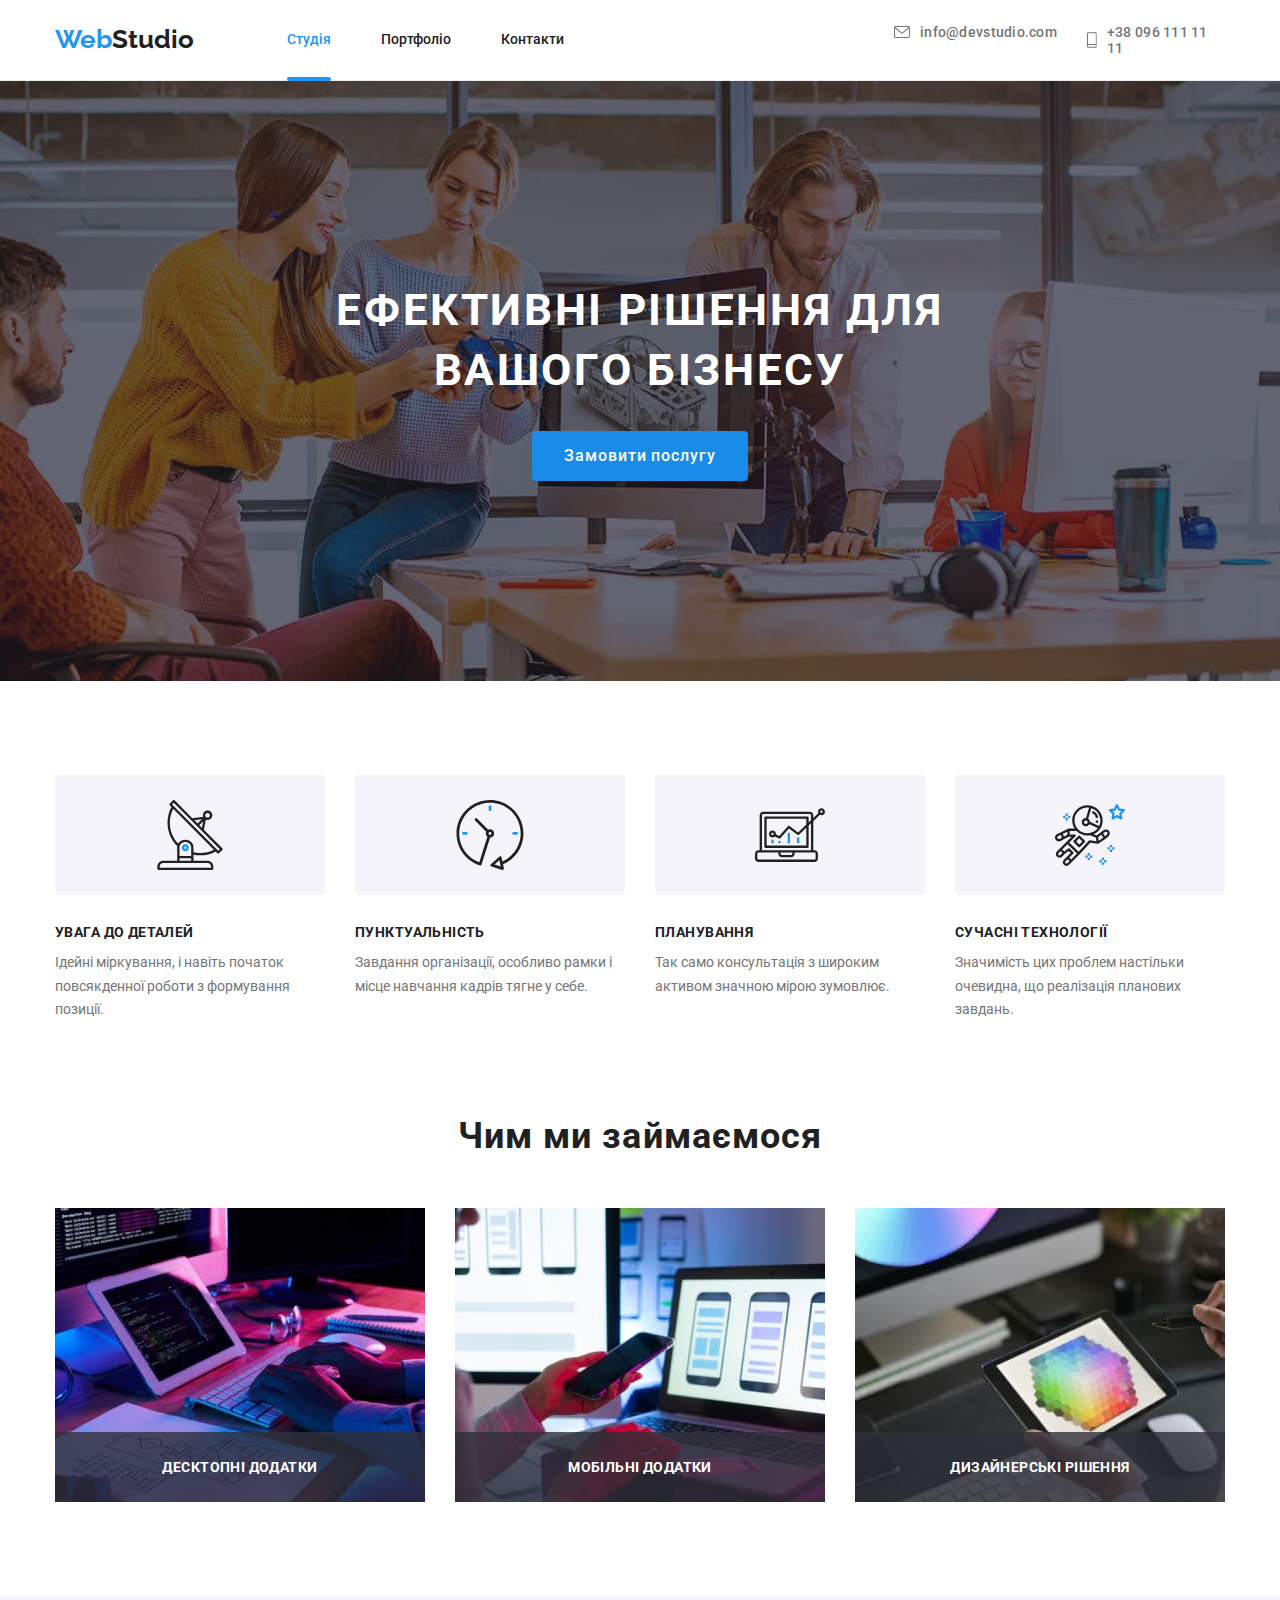
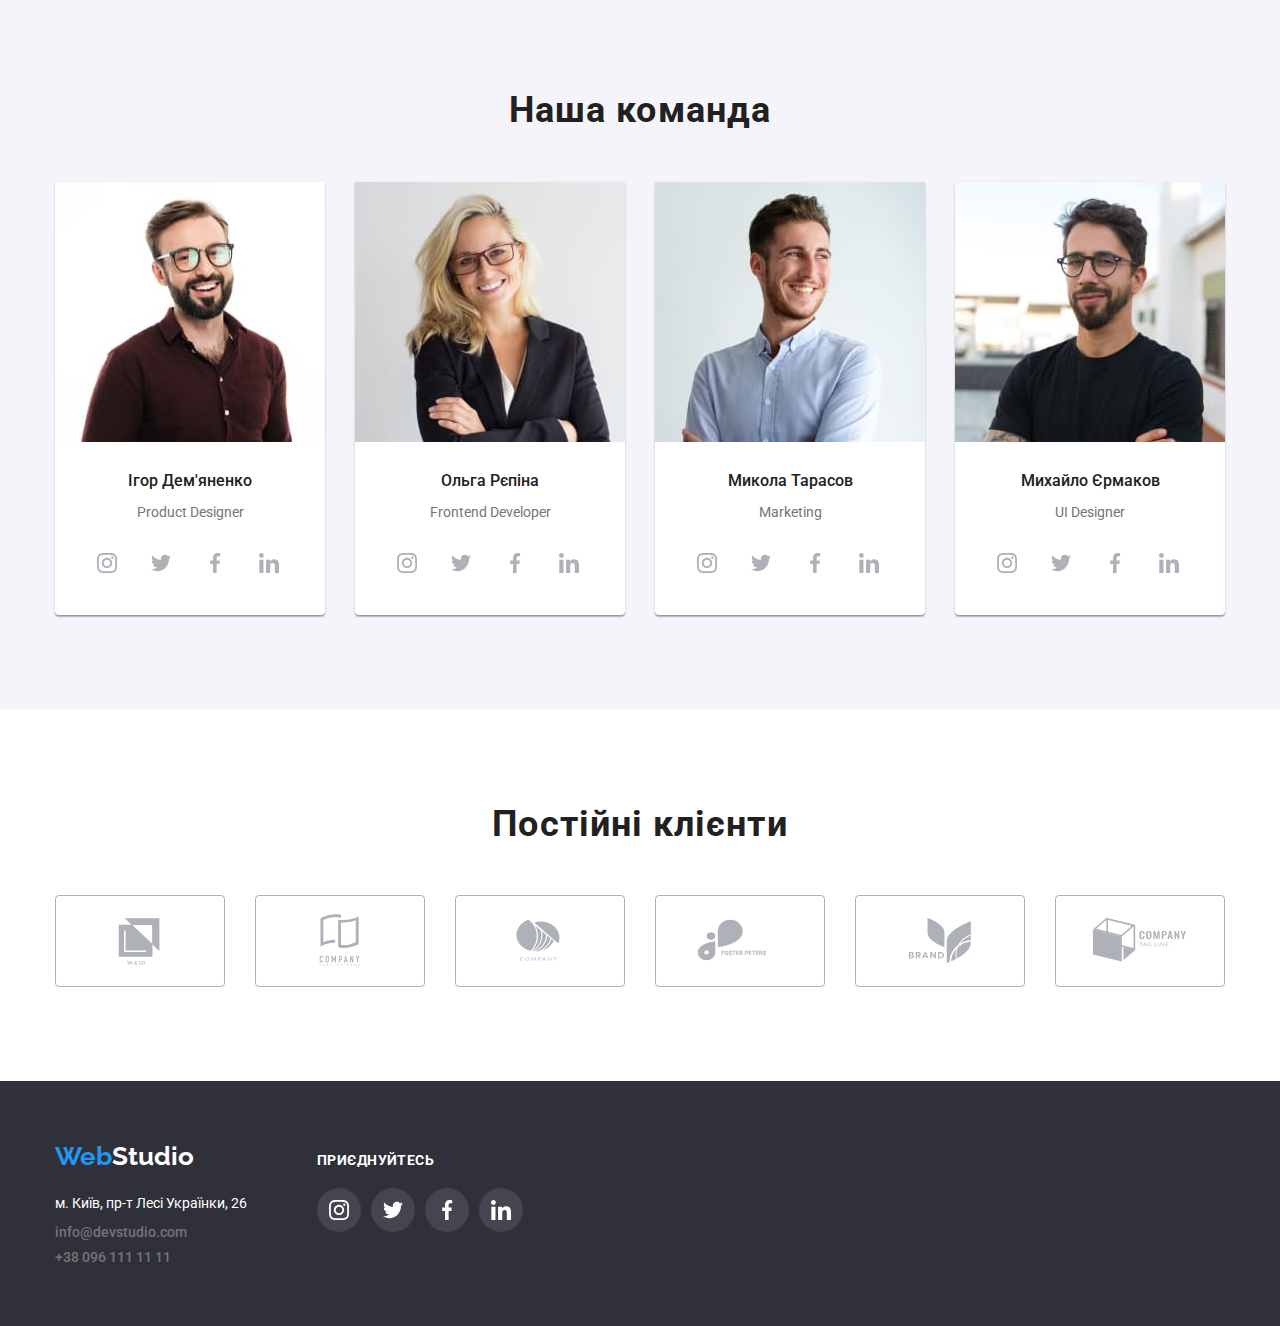
<file: index.html>
<!DOCTYPE html>
<html lang="uk">
  <head>
    <meta charset="UTF-8" />
    <meta http-equiv="X-UA-Compatible" content="IE=edge" />
    <meta name="viewport" content="width=device-width, initial-scale=1.0" />
    <link rel="preconnect" href="https://fonts.googleapis.com" />
    <link rel="preconnect" href="https://fonts.gstatic.com" crossorigin />
    <link
      href="https://fonts.googleapis.com/css2?family=Raleway:wght@700&family=Roboto:wght@400;500;700;900&display=swap"
      rel="stylesheet"
    />
    <link
      rel="stylesheet"
      href="https://cdnjs.cloudflare.com/ajax/libs/modern-normalize/1.1.0/modern-normalize.min.css"
    />
    <link rel="stylesheet" href="./css/styles.css" />
    <title>Studia</title>
  </head>
  <body>
    <header class="header">
      <div class="container header-container">
        <nav class="header-list">
          <a class="logo" href="./index.html"
            ><span>Web</span><span>Studio</span>
          </a>
          <ul class="block-style header-nav">
            <li>
              <a class="link nav-link active" href="#">Студія</a>
            </li>
            <li>
              <a class="link nav-link" href="./portfolio.html">Портфоліо</a>
            </li>
            <li>
              <a class="link nav-link" href="#">Контакти</a>
            </li>
          </ul>
        </nav>
        <ul class="contacts block-style">
          <li>
            <a class="contact-link" href="mailto:info@devstudio.com"
              ><svg class="icon-header" width="16" height="12">
                <use href="./images/icons.svg#icon-mail"></use>
              </svg>
              info@devstudio.com
            </a>
          </li>
          <li>
            <a class="contact-link" href="tel:+380961111111"
              ><svg class="icon-header" width="10" height="16">
                <use href="./images/icons.svg#icon-tell"></use>
              </svg>
              +38 096 111 11 11
            </a>
          </li>
        </ul>
      </div>
    </header>
    <main>
      <!-- section1 -->
      <section class="section-hero">
        <div class="container">
          <h1>Ефективні рішення для вашого бізнесу</h1>
          <button class="main-button" type="button" data-modal-open>
            Замовити послугу
          </button>
        </div>
      </section>
      <!-- section2 -->
      <section class="section-advantage">
        <div class="container">
          <h2 class="visually-hidden">Наші переваги</h2>
          <ul class="block-style">
            <li class="advantage-item">
              <div class="advantage-background">
                <svg width="70px" height="70px">
                  <use href="./images/icons.svg#icon-antenna"></use>
                </svg>
              </div>
              <h3>Увага до деталей</h3>
              <p class="text-description">
                Ідейні міркування, і навіть початок повсякденної роботи з
                формування позиції.
              </p>
            </li>
            <li class="advantage-item">
              <div class="advantage-background">
                <svg width="70px" height="70px">
                  <use href="./images/icons.svg#icon-clock"></use>
                </svg>
              </div>
              <h3>Пунктуальність</h3>
              <p class="text-description">
                Завдання організації, особливо рамки і місце навчання кадрів
                тягне у себе.
              </p>
            </li>
            <li class="advantage-item">
              <div class="advantage-background">
                <svg width="70px" height="70px">
                  <use href="./images/icons.svg#icon-diagram"></use>
                </svg>
              </div>
              <h3>Планування</h3>
              <p class="text-description">
                Так само консультація з широким активом значною мірою зумовлює.
              </p>
            </li>
            <li class="advantage-item">
              <div class="advantage-background">
                <svg width="70px" height="70px">
                  <use href="./images/icons.svg#icon-astronaut"></use>
                </svg>
              </div>
              <h3>Сучасні технології</h3>
              <p class="text-description">
                Значимість цих проблем настільки очевидна, що реалізація
                планових завдань.
              </p>
            </li>
          </ul>
        </div>
      </section>
      <!-- section3 -->
      <section class="employment-section">
        <div class="container">
          <h2 class="text-title">Чим ми займаємося</h2>
          <ul class="block-style employment-photo">
            <li>
              <img
                src="./images/section3/box1.jpg"
                alt="Розробник пише код"
                width="370"
              />
              <p class="photo-text">Десктопні додатки</p>
            </li>
            <li>
              <img
                src="./images/section3/box2.jpg"
                alt="Піключає телефон до комп'ютера"
                width="370"
              />
              <p class="photo-text">Мобільні додатки</p>
            </li>
            <li>
              <img
                src="./images/section3/box3.jpg"
                alt="Малює на планшеті"
                width="370"
              />
              <p class="photo-text">Дизайнерські рішення</p>
            </li>
          </ul>
        </div>
      </section>
      <!-- section4 -->
      <section class="section-team section-padding">
        <div class="container">
          <h2 class="text-title">Наша команда</h2>
          <ul class="block-style team-list">
            <li class="team-item">
              <img
                src="./images/section4/product-designer.jpg"
                alt="Фото дизайнера продукту"
                width="270"
              />
              <div class="team-text">
                <h3>Ігор Дем'яненко</h3>
                <p class="text-description">Product Designer</p>
                <ul class="net-list block-style">
                  <li>
                    <a href="" class="net-link">
                      <svg class="net-icon" width="20" height="20">
                        <use href="./images/icons.svg#icon-instagram"></use>
                      </svg>
                    </a>
                  </li>
                  <li>
                    <a href="" class="net-link">
                      <svg class="net-icon" width="20" height="20">
                        <use href="./images/icons.svg#icon-twitter"></use>
                      </svg>
                    </a>
                  </li>
                  <li>
                    <a href="" class="net-link">
                      <svg class="net-icon" width="20" height="20">
                        <use href="./images/icons.svg#icon-facebook"></use>
                      </svg>
                    </a>
                  </li>
                  <li>
                    <a href="" class="net-link">
                      <svg class="net-icon" width="20" height="20">
                        <use href="./images/icons.svg#icon-linkedin"></use>
                      </svg>
                    </a>
                  </li>
                </ul>
              </div>
            </li>
            <li class="team-item">
              <img
                src="./images/section4/fronted-develeper.jpg"
                alt="Фото фронтед розробника"
                width="270"
              />
              <div class="team-text">
                <h3>Ольга Рєпіна</h3>
                <p class="text-description">Frontend Developer</p>
                <ul class="net-list block-style">
                  <li>
                    <a href="" class="net-link">
                      <svg class="net-icon" width="20" height="20">
                        <use href="./images/icons.svg#icon-instagram"></use>
                      </svg>
                    </a>
                  </li>
                  <li>
                    <a href="" class="net-link">
                      <svg class="net-icon" width="20" height="20">
                        <use href="./images/icons.svg#icon-twitter"></use>
                      </svg>
                    </a>
                  </li>
                  <li>
                    <a href="" class="net-link">
                      <svg class="net-icon" width="20" height="20">
                        <use href="./images/icons.svg#icon-facebook"></use>
                      </svg>
                    </a>
                  </li>
                  <li>
                    <a href="" class="net-link">
                      <svg class="net-icon" width="20" height="20">
                        <use href="./images/icons.svg#icon-linkedin"></use>
                      </svg>
                    </a>
                  </li>
                </ul>
              </div>
            </li>
            <li class="team-item">
              <img
                src="./images/section4/marketing.jpg"
                alt="Фото маркетолога"
                width="270"
              />
              <div class="team-text">
                <h3>Микола Тарасов</h3>
                <p class="text-description">Marketing</p>
                <ul class="net-list block-style">
                  <li>
                    <a href="" class="net-link">
                      <svg class="net-icon" width="20" height="20">
                        <use href="./images/icons.svg#icon-instagram"></use>
                      </svg>
                    </a>
                  </li>
                  <li>
                    <a href="" class="net-link">
                      <svg class="net-icon" width="20" height="20">
                        <use href="./images/icons.svg#icon-twitter"></use>
                      </svg>
                    </a>
                  </li>
                  <li>
                    <a href="" class="net-link">
                      <svg class="net-icon" width="20" height="20">
                        <use href="./images/icons.svg#icon-facebook"></use>
                      </svg>
                    </a>
                  </li>
                  <li>
                    <a href="" class="net-link">
                      <svg class="net-icon" width="20" height="20">
                        <use href="./images/icons.svg#icon-linkedin"></use>
                      </svg>
                    </a>
                  </li>
                </ul>
              </div>
            </li>
            <li class="team-item">
              <img
                src="./images/section4/ui-designer.jpg"
                alt="Фото дизайнера"
                width="270"
              />
              <div class="team-text">
                <h3>Михайло Єрмаков</h3>
                <p class="text-description">UI Designer</p>
                <ul class="net-list block-style">
                  <li>
                    <a href="" class="net-link">
                      <svg class="net-icon" width="20" height="20">
                        <use href="./images/icons.svg#icon-instagram"></use>
                      </svg>
                    </a>
                  </li>
                  <li>
                    <a href="" class="net-link">
                      <svg class="net-icon" width="20" height="20">
                        <use href="./images/icons.svg#icon-twitter"></use>
                      </svg>
                    </a>
                  </li>
                  <li>
                    <a href="" class="net-link">
                      <svg class="net-icon" width="20" height="20">
                        <use href="./images/icons.svg#icon-facebook"></use>
                      </svg>
                    </a>
                  </li>
                  <li>
                    <a href="" class="net-link">
                      <svg class="net-icon" width="20" height="20">
                        <use href="./images/icons.svg#icon-linkedin"></use>
                      </svg>
                    </a>
                  </li>
                </ul>
              </div>
            </li>
          </ul>
        </div>
      </section>
      <!-- section5 -->
      <section class="section-client">
        <div class="container">
          <h2 class="clients-title">Постійні клієнти</h2>
          <ul class="clients-list block-style">
            <li>
              <a href="#" class="clients-link">
                <svg class="clients-icon" width="106px" height="60px">
                  <use href="./images/icons.svg#icon-ya-co"></use>
                </svg>
              </a>
            </li>
            <li>
              <a href="#" class="clients-link">
                <svg class="clients-icon" width="106px" height="60px">
                  <use href="./images/icons.svg#icon-tagline-here"></use>
                </svg>
              </a>
            </li>
            <li>
              <a href="#" class="clients-link">
                <svg class="clients-icon" width="106px" height="60px">
                  <use href="./images/icons.svg#icon-company"></use>
                </svg>
              </a>
            </li>
            <li>
              <a href="#" class="clients-link">
                <svg class="clients-icon" width="106px" height="60px">
                  <use href="./images/icons.svg#icon-foster"></use>
                </svg>
              </a>
            </li>
            <li>
              <a href="#" class="clients-link">
                <svg class="clients-icon" width="106px" height="60px">
                  <use href="./images/icons.svg#icon-brand"></use>
                </svg>
              </a>
            </li>
            <li>
              <a href="#" class="clients-link">
                <svg class="clients-icon" width="106px" height="60px">
                  <use href="./images/icons.svg#icon-tag-line"></use>
                </svg>
              </a>
            </li>
          </ul>
        </div>
      </section>
    </main>
    <!-- footer -->
    <footer class="footer">
      <div class="container footer-box">
        <div class="address-box">
          <a class="logo" href="./index.html">
            <span>Web</span><span>Studio</span>
          </a>
          <address class="address">
            <ul class="block-style footer-contacts">
              <li class="footer-link">
                <a
                  class="link address-link-white"
                  href="https://www.google.com.ua/maps/search/%D0%BC.+%D0%9A%D0%B8%D1%97%D0%B2,+%D0%BF%D1%80-%D1%82+%D0%9B%D0%B5%D1%81%D1%96+%D0%A3%D0%BA%D1%80%D0%B0%D1%97%D0%BD%D0%BA%D0%B8,+26/@50.4265807,30.5361971,17z?hl"
                  target="_blank"
                  rel="noopener noreferrer nofollow"
                  >м. Київ, пр-т Лесі Українки, 26</a
                >
              </li>
              <li>
                <a class="contact-link-footer" href="mailto:info@devstudio.com"
                  >info@devstudio.com</a
                >
              </li>
              <li>
                <a class="contact-link-footer" href="tel:+380961111111"
                  >+38 096 111 11 11</a
                >
              </li>
            </ul>
          </address>
        </div>
        <div class="footer-soc-link">
          <p class="soc-title">Приєднуйтесь</p>
          <ul class="block-style footer-icon-list">
            <li>
              <a href="" class="net-link-footer">
                <svg class="net-icon-footer" width="20" height="20">
                  <use href="./images/icons.svg#icon-instagram"></use>
                </svg>
              </a>
            </li>
            <li>
              <a href="" class="net-link-footer">
                <svg class="net-icon-footer" width="20" height="20">
                  <use href="./images/icons.svg#icon-twitter"></use>
                </svg>
              </a>
            </li>
            <li>
              <a href="" class="net-link-footer">
                <svg class="net-icon-footer" width="20" height="20">
                  <use href="./images/icons.svg#icon-facebook"></use>
                </svg>
              </a>
            </li>
            <li>
              <a href="" class="net-link-footer">
                <svg class="net-icon-footer" width="20" height="20">
                  <use href="./images/icons.svg#icon-linkedin"></use>
                </svg>
              </a>
            </li>
          </ul>
        </div>
      </div>
    </footer>
    <div class="backdrop is-hidden" data-modal>
      <div class="modal">
        <button class="modal-close-button" type="button" data-modal-close>
          <svg class="icon-close-button">
            <use href="./images/icons.svg#icon-close-button"></use>
          </svg>
        </button>
      </div>
    </div>
    <script src="./js/modal.js"></script>
  </body>
</html>
<html></html>
</file>
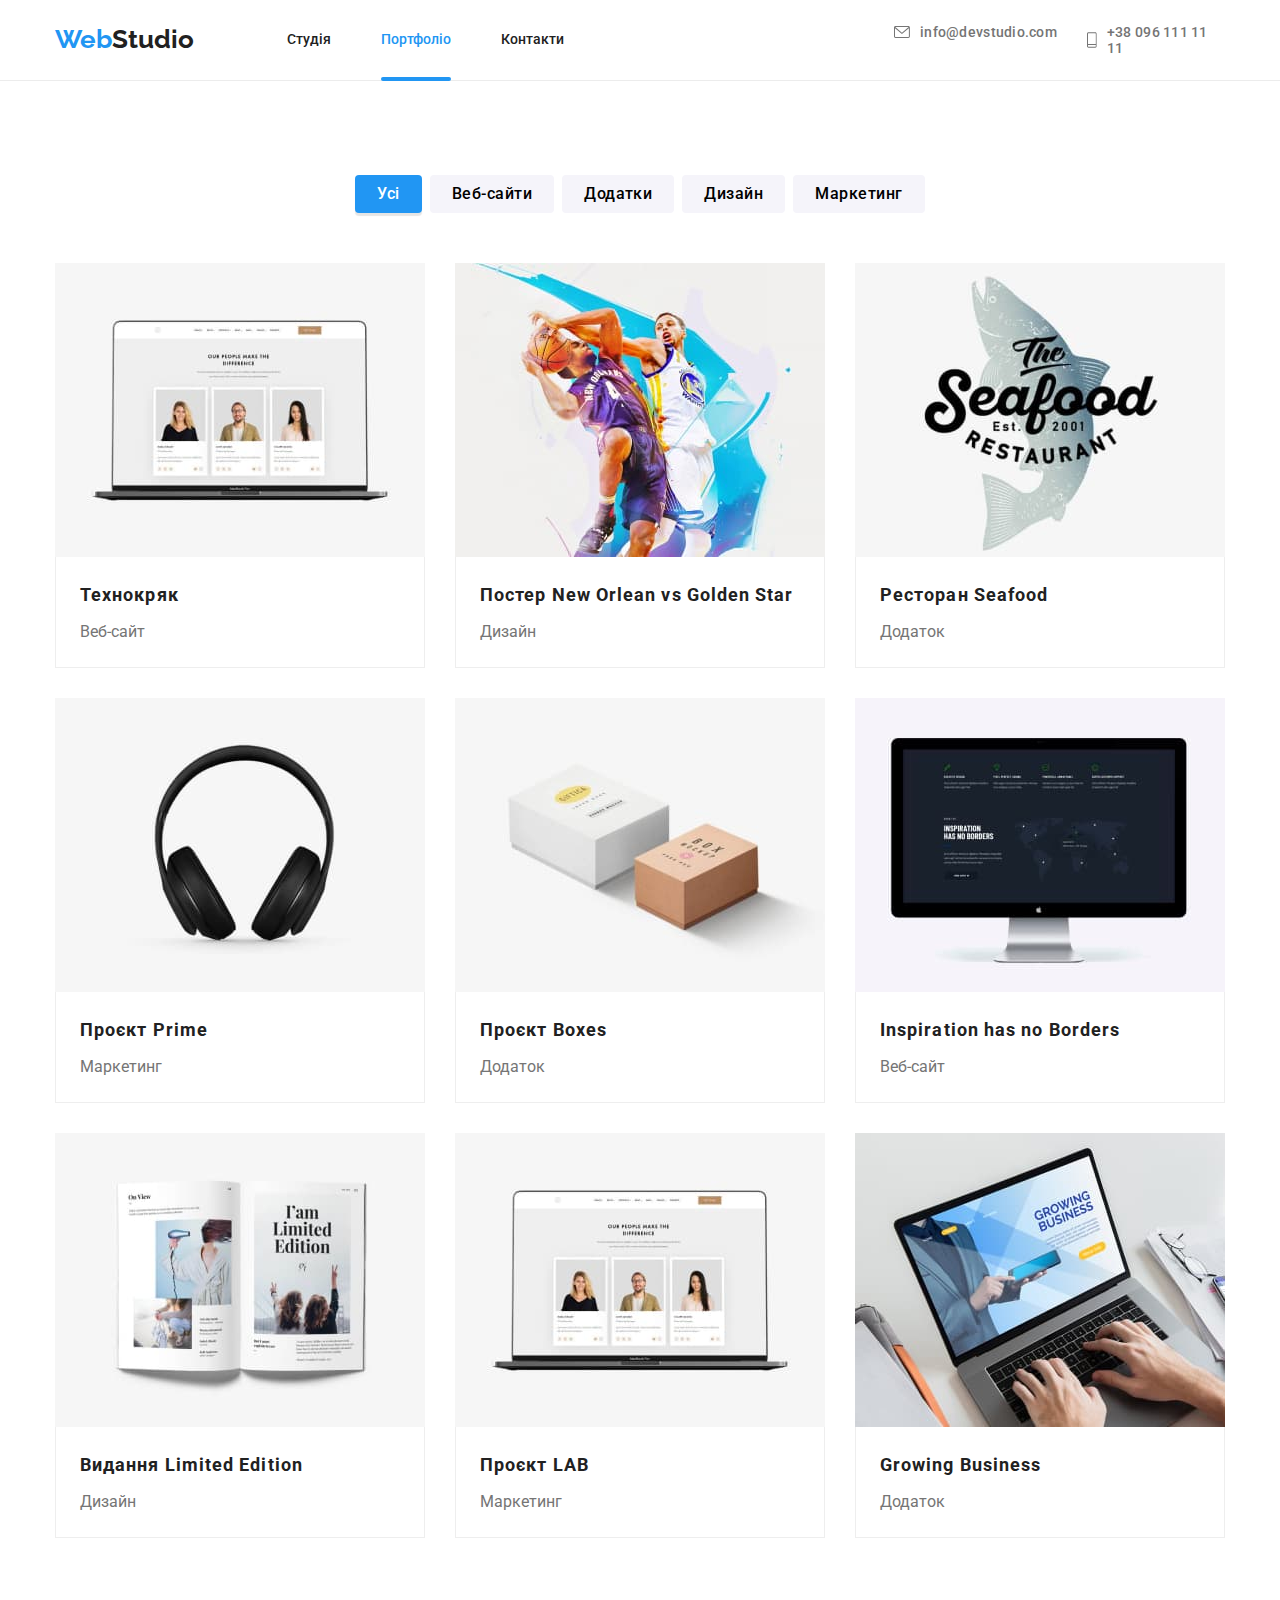
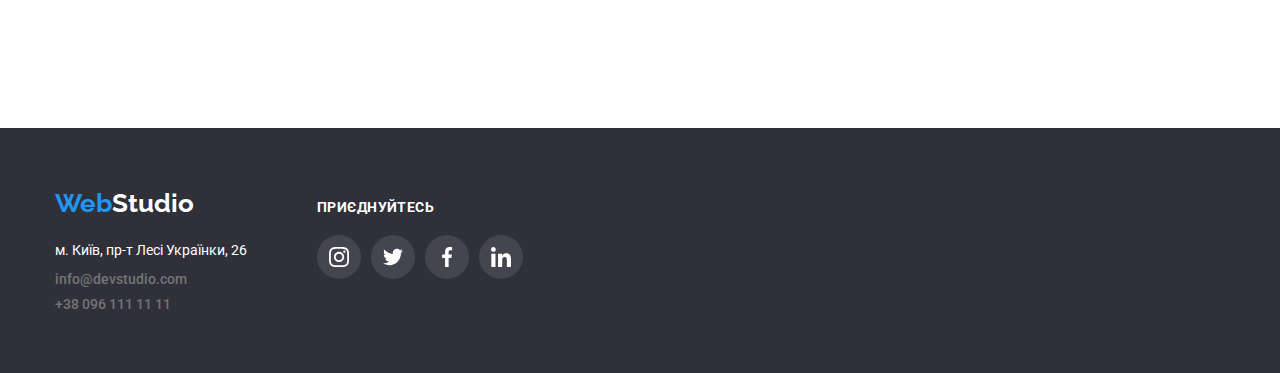
<file: portfolio.html>
<!DOCTYPE html>
<html lang="en">
  <head>
    <meta charset="UTF-8" />
    <meta http-equiv="X-UA-Compatible" content="IE=edge" />
    <meta name="viewport" content="width=device-width, initial-scale=1.0" />
    <link rel="preconnect" href="https://fonts.googleapis.com" />
    <link rel="preconnect" href="https://fonts.gstatic.com" crossorigin />
    <link
      href="https://fonts.googleapis.com/css2?family=Raleway:wght@700&family=Roboto:wght@400;500;700;900&display=swap"
      rel="stylesheet"
    />
    <link
      rel="stylesheet"
      href="https://cdnjs.cloudflare.com/ajax/libs/modern-normalize/1.1.0/modern-normalize.min.css"
    />
    <link rel="stylesheet" href="./css/styles.css" />
    <title>Portfolio</title>
  </head>
  <body>
    <header class="header">
      <div class="container header-container">
        <nav class="header-list">
          <a class="logo" href="./index.html"
            ><span>Web</span><span>Studio</span>
          </a>
          <ul class="block-style header-nav">
            <li>
              <a class="link nav-link" href="./index.html">Студія</a>
            </li>
            <li>
              <a class="link nav-link active" href="#">Портфоліо</a>
            </li>
            <li>
              <a class="link nav-link" href="#">Контакти</a>
            </li>
          </ul>
        </nav>
        <ul class="contacts block-style">
          <li>
            <a class="contact-link" href="mailto:info@devstudio.com"
              ><svg class="icon-header" width="16" height="12">
                <use href="./images/icons.svg#icon-mail"></use>
              </svg>
              info@devstudio.com
            </a>
          </li>
          <li>
            <a class="contact-link" href="tel:+380961111111"
              ><svg class="icon-header" width="10" height="16">
                <use href="./images/icons.svg#icon-tell"></use>
              </svg>
              +38 096 111 11 11
            </a>
          </li>
        </ul>
      </div>
    </header>
    <main>
      <section class="section-portfolio-button">
        <div class="container">
          <h1 class="visually-hidden">Portfolio</h1>
          <ul class="block-style button-list">
            <li>
              <button class="border-button active" type="button">Усі</button>
            </li>
            <li>
              <button class="border-button" type="button">Веб-сайти</button>
            </li>
            <li>
              <button class="border-button" type="button">Додатки</button>
            </li>
            <li>
              <button class="border-button" type="button">Дизайн</button>
            </li>
            <li>
              <button class="border-button" type="button">Маркетинг</button>
            </li>
          </ul>
          <!-- portfolio -->
          <ul class="block-style proposition-list">
            <li>
              <a class="photo-portfolio" href="#">
                <div class="overlay-container">
                  <img
                    src="./images/portfolio/notepad.jpg"
                    alt="notepad"
                    width="370px"
                  />
                  <div class="overlay">
                    <div class="overlay-item">
                      <p class="card-lebel">
                        Ресурс пропонує комплексні пропозиції з різним рівнем
                        функціоналу та сервісів. Все це дозволить відвідувачу
                        отримати вичерпні відомості про компанію чи приватну
                        особу.
                      </p>
                    </div>
                  </div>
                </div>
                <div class="portfolio-text-container">
                  <h2 class="description-title">Технокряк</h2>
                  <p class="portfolio-description">Веб-сайт</p>
                </div>
              </a>
            </li>
            <li>
              <a class="photo-portfolio" href="#">
                <div class="overlay-container">
                  <img
                    src="./images/portfolio/poster.jpg"
                    alt="Poster New Orlean vs Golden Star"
                    width="370px"
                  />
                  <div class="overlay">
                    <div class="overlay-item">
                      <p class="card-lebel">
                        Ресурс пропонує комплексні пропозиції з різним рівнем
                        функціоналу та сервісів. Все це дозволить відвідувачу
                        отримати вичерпні відомості про компанію чи приватну
                        особу.
                      </p>
                    </div>
                  </div>
                </div>
                <div class="portfolio-text-container">
                  <h2 class="description-title">
                    Постер New Orlean vs Golden Star
                  </h2>
                  <p class="portfolio-description">Дизайн</p>
                </div>
              </a>
            </li>
            <li>
              <a class="photo-portfolio" href="#">
                <div class="overlay-container">
                  <img
                    src="./images/portfolio/restaurant.jpg"
                    alt="Restaurant Seafood"
                    width="370px"
                  />
                  <div class="overlay">
                    <div class="overlay-item">
                      <p class="card-lebel">
                        Ресурс пропонує комплексні пропозиції з різним рівнем
                        функціоналу та сервісів. Все це дозволить відвідувачу
                        отримати вичерпні відомості про компанію чи приватну
                        особу.
                      </p>
                    </div>
                  </div>
                </div>
                <div class="portfolio-text-container">
                  <h2 class="description-title">Ресторан Seafood</h2>
                  <p class="portfolio-description">Додаток</p>
                </div>
              </a>
            </li>
            <li>
              <a class="photo-portfolio" href="#">
                <div class="overlay-container">
                  <img
                    src="./images/portfolio/project-prime.jpg"
                    alt="Project Prime"
                    width="370px"
                  />
                  <div class="overlay">
                    <div class="overlay-item">
                      <p class="card-lebel">
                        Ресурс пропонує комплексні пропозиції з різним рівнем
                        функціоналу та сервісів. Все це дозволить відвідувачу
                        отримати вичерпні відомості про компанію чи приватну
                        особу.
                      </p>
                    </div>
                  </div>
                </div>
                <div class="portfolio-text-container">
                  <h2 class="description-title">Проєкт Prime</h2>
                  <p class="portfolio-description">Маркетинг</p>
                </div>
              </a>
            </li>
            <li>
              <a class="photo-portfolio" href="#">
                <div class="overlay-container">
                  <img
                    src="./images/portfolio/project-boxes.jpg"
                    alt="Project Boxes"
                    width="370px"
                  />
                  <div class="overlay">
                    <div class="overlay-item">
                      <p class="card-lebel">
                        Ресурс пропонує комплексні пропозиції з різним рівнем
                        функціоналу та сервісів. Все це дозволить відвідувачу
                        отримати вичерпні відомості про компанію чи приватну
                        особу.
                      </p>
                    </div>
                  </div>
                </div>
                <div class="portfolio-text-container">
                  <h2 class="description-title">Проєкт Boxes</h2>
                  <p class="portfolio-description">Додаток</p>
                </div>
              </a>
            </li>
            <li>
              <a class="photo-portfolio" href="#">
                <div class="overlay-container">
                  <img
                    src="./images/portfolio/inspiration-borders.jpg"
                    alt="Inspiration has no Borders"
                    width="370px"
                  />
                  <div class="overlay">
                    <div class="overlay-item">
                      <p class="card-lebel">
                        Ресурс пропонує комплексні пропозиції з різним рівнем
                        функціоналу та сервісів. Все це дозволить відвідувачу
                        отримати вичерпні відомості про компанію чи приватну
                        особу.
                      </p>
                    </div>
                  </div>
                </div>
                <div class="portfolio-text-container">
                  <h2 class="description-title">Inspiration has no Borders</h2>
                  <p class="portfolio-description">Веб-сайт</p>
                </div>
              </a>
            </li>
            <li>
              <a class="photo-portfolio" href="#">
                <div class="overlay-container">
                  <img
                    src="./images/portfolio/limited-edition.jpg"
                    alt="Limited Edition"
                    width="370px"
                  />
                  <div class="overlay">
                    <div class="overlay-item">
                      <p class="card-lebel">
                        Ресурс пропонує комплексні пропозиції з різним рівнем
                        функціоналу та сервісів. Все це дозволить відвідувачу
                        отримати вичерпні відомості про компанію чи приватну
                        особу.
                      </p>
                    </div>
                  </div>
                </div>
                <div class="portfolio-text-container">
                  <h2 class="description-title">Видання Limited Edition</h2>
                  <p class="portfolio-description">Дизайн</p>
                </div>
              </a>
            </li>
            <li>
              <a class="photo-portfolio" href="#">
                <div class="overlay-container">
                  <img
                    src="./images/portfolio/notepad.jpg"
                    alt="Project LAB"
                    width="370px"
                  />
                  <div class="overlay">
                    <div class="overlay-item">
                      <p class="card-lebel">
                        Ресурс пропонує комплексні пропозиції з різним рівнем
                        функціоналу та сервісів. Все це дозволить відвідувачу
                        отримати вичерпні відомості про компанію чи приватну
                        особу.
                      </p>
                    </div>
                  </div>
                </div>
                <div class="portfolio-text-container">
                  <h2 class="description-title">Проєкт LAB</h2>
                  <p class="portfolio-description">Маркетинг</p>
                </div>
              </a>
            </li>
            <li>
              <a class="photo-portfolio" href="#">
                <div class="overlay-container">
                  <img
                    src="./images/portfolio/growing-business.jpg"
                    alt="Growing Business"
                    width="370px"
                  />
                  <div class="overlay">
                    <div class="overlay-item">
                      <p class="card-lebel">
                        Ресурс пропонує комплексні пропозиції з різним рівнем
                        функціоналу та сервісів. Все це дозволить відвідувачу
                        отримати вичерпні відомості про компанію чи приватну
                        особу.
                      </p>
                    </div>
                  </div>
                </div>
                <div class="portfolio-text-container">
                  <h2 class="description-title">Growing Business</h2>
                  <p class="portfolio-description">Додаток</p>
                </div>
              </a>
            </li>
          </ul>
        </div>
      </section>
    </main>
    <!-- footer -->
    <footer class="footer">
      <div class="container footer-box">
        <div class="address-box">
          <a class="logo" href="./index.html">
            <span>Web</span><span>Studio</span>
          </a>
          <address class="address">
            <ul class="block-style footer-contacts">
              <li>
                <a
                  class="link address-link-white"
                  href="https://www.google.com.ua/maps/search/%D0%BC.+%D0%9A%D0%B8%D1%97%D0%B2,+%D0%BF%D1%80-%D1%82+%D0%9B%D0%B5%D1%81%D1%96+%D0%A3%D0%BA%D1%80%D0%B0%D1%97%D0%BD%D0%BA%D0%B8,+26/@50.4265807,30.5361971,17z?hl"
                  target="_blank"
                  rel="noopener noreferrer nofollow"
                  >м. Київ, пр-т Лесі Українки, 26</a
                >
              </li>
              <li>
                <a class="contact-link-footer" href="mailto:info@devstudio.com"
                  >info@devstudio.com</a
                >
              </li>
              <li>
                <a class="contact-link-footer" href="tel:+380961111111"
                  >+38 096 111 11 11</a
                >
              </li>
            </ul>
          </address>
        </div>
        <div class="footer-soc-link">
          <p class="soc-title">Приєднуйтесь</p>
          <ul class="block-style footer-icon-list">
            <li>
              <a href="" class="net-link-footer">
                <svg class="net-icon-footer" width="20" height="20">
                  <use href="./images/icons.svg#icon-instagram"></use>
                </svg>
              </a>
            </li>
            <li>
              <a href="" class="net-link-footer">
                <svg class="net-icon-footer" width="20" height="20">
                  <use href="./images/icons.svg#icon-twitter"></use>
                </svg>
              </a>
            </li>
            <li>
              <a href="" class="net-link-footer">
                <svg class="net-icon-footer" width="20" height="20">
                  <use href="./images/icons.svg#icon-facebook"></use>
                </svg>
              </a>
            </li>
            <li>
              <a href="" class="net-link-footer">
                <svg class="net-icon-footer" width="20" height="20">
                  <use href="./images/icons.svg#icon-linkedin"></use>
                </svg>
              </a>
            </li>
          </ul>
        </div>
      </div>
    </footer>
  </body>
</html>
</file>
<file: css/styles.css>
*,
*::before,
*::after {
  box-sizing: border-box;
}
:root {
  --black-text: #212121;
  --background-light-black: #2f303a;
  --description-gray: #757575;
  --title-white: #ffffff;
  --blue: #2196f3;
  --button-hover-dark-blue: #338aab;
  --button-light-blue: #188ce8;
  --icon-background-blue: #2196f3;
  --teamsection-light-white: #f5f4fa;
  --border-header: #ececec;
  --border-list: #eeeeee;
  --soc-icon: #afb1b8;
/* -----------------------rgba----------------------------- */
  --net-link-footer-buckground: rgba(255, 255, 255, 0.1);
  --overley-item-color: rgba(33, 150, 243, 0.9);
  --photo-text-color: rgba(47, 48, 58, 0.8);
  --backdrop-backgroung: rgba(0, 0, 0, 0.2);
}
h1,
h2,
h3,
h4,
h5,
h6,
p,
ul {
  padding: 0;
  margin: 0;
}
img {
  display: block;
  height: auto;
  max-width: 100%;
}

body {
  font-family: "Roboto";
  background-color: var(--title-white);
  color: var(--black-text);
}

/* -----------------------------------Common-------------------------- */
.container {
  width: 1200px;
  padding-left: 15px;
  padding-right: 15px;
  margin: 0 auto;
}

.logo {
  text-decoration: none;
  font-family: "Raleway";
  font-weight: 700;
  font-size: 26px;
  line-height: 1.2;
}
.text-title {
  font-size: 36px;
  line-height: 1.16;
  letter-spacing: 0.03em;
  text-align: center;
  margin-bottom: 50px;
}
.description-title {
  font-size: 18px;
  line-height: 2;
  letter-spacing: 0.06em;
  margin-bottom: 4px;
  color: var(--black-text);
}
p.text-description {
  color: var(--description-gray);
  font-size: 14px;
  line-height: 1.71;
  margin-top: 10px;
}
.visually-hidden {
  position: absolute;
  white-space: nowrap;
  width: 1px;
  height: 1px;
  overflow: hidden;
  border: 0;
  padding: 0;
  clip: rect(0 0 0 0);
  clip-path: inset(50%);
  margin: -1px;
}

a.link {
  text-decoration: none;
  transition-duration: 250ms;
  transition-timing-function: cubic-bezier(0.4, 0, 0.2, 1);
  transition-property: color;
}
a.link:hover, a.link:focus {
  color: var(--blue);
}
a.link.active,
a.link:active {
  color: var(--blue);
  position: relative;
}
a.link.active::after{
  content: '';
  position: absolute;
  display: block;
  bottom: -1px;
  width: 100%;
  height: 4px;
  border-radius: 2px;
  background-color: var(--blue);
}
.nav-link {
  font-weight: 500;
  font-size: 14px;
  line-height: 1.14;
  color: inherit;
  padding: 32px 0;
  display: block;
}
.contact-link {
  font-weight: 500;
  text-decoration: none;
  font-size: 14px;
  line-height: 16px;
  letter-spacing: 0.02em;
  color: var(--description-gray);
  fill: var(--blue);
  display: flex;
  align-items: center;
  justify-content: center;
  gap: 10px;
  transition-property: color;
  transition-duration: 250ms;
  transition-timing-function: cubic-bezier(0.4, 0, 0.2, 1);
}
.contact-link:hover{
  color: var(--blue);
}
.contact-link:hover .icon-header {
  color: var(--blue);
  fill: var(--blue);
}
.icon-header {
  fill: var(--description-gray);
  transition-duration: 250ms;
  transition-timing-function: cubic-bezier(0.4, 0, 0.2, 1);
}
.icon-header:hover{
  fill: var(--blue);
}
.contact-link:focus, .contact-link:focus .icon-header {
  color: var(--blue);
  fill: var(--blue);
}
.icon-header:focus{
  fill: var(--blue);
}

ul.block-style {
  list-style: none;
}
button.main-button {
  background-color: var(--button-light-blue);
  color: var(--title-white);
  border: none;
  border-radius: 4px;
  font-size: 16px;
  text-align: center;
  letter-spacing: 0.06em;
  width: 216px;
  line-height: 3;
  cursor: pointer;
  margin-top: 30px;
  font-weight: 500;
  transition-property: background-color;
  transition-duration: 250ms;
  transition-timing-function: cubic-bezier(0.4, 0, 0.2, 1);
}
button.main-button:hover, button.main-button:focus {
  background-color: var(--button-hover-dark-blue);
}
button.border-button {
  font-weight: 500;
  font-size: 16px;
  line-height: 26px;
  letter-spacing: 0.03em;
  cursor: pointer;
  border: none;
  font-family: inherit;
  background-color: var(--teamsection-light-white);
  padding: 6px 22px;
  border-radius: 4px;
  transition-property: color, background-color;
  transition-duration: 250ms;
  transition-timing-function: cubic-bezier(0.4, 0, 0.2, 1);
}
button.border-button.active {
  background-color: var(--blue);
  color: var(--title-white);
  box-shadow: 0px 3px 1px rgba(0, 0, 0, 0.1);
}
button.border-button:hover {
  background-color: var(--blue);
  color: var(--title-white);
  box-shadow: 0px 3px 1px rgba(0, 0, 0, 0.1);
}
button.border-button:focus {
  background-color: var(--blue);
  color: var(--title-white);
  box-shadow: 0px 3px 1px rgba(0, 0, 0, 0.1);
}
.button-list {
  text-align: center;
  display: flex;
  gap: 8px;
  justify-content: center;
  margin-bottom: 50px;
}

/* -----------------------------------icon-------------------------------- */
.net-list {
  margin-top: 16px;
  display: flex;
  gap: 10px;
}

.net-link {
  width: 44px;
  height: 44px;
  display: flex;
  border-radius: 50%;
  align-items: center;
  justify-content: center;
  transition-property: background-color;
  transition-duration: 250ms;
  transition-timing-function: cubic-bezier(0.4, 0, 0.2, 1);
}
.net-link:hover {
  background-color: var(--icon-background-blue);
}
.net-link:hover .net-icon {
  fill: var(--title-white);
}
.net-icon {
  fill: var(--soc-icon);
  transition-property: fill;
  transition-duration: 250ms;
  transition-timing-function: cubic-bezier(0.4, 0, 0.2, 1);
}


.net-link:focus {
  background-color: var(--icon-background-blue);
}
.net-link:focus .net-icon {
  fill: var(--title-white);
}

.link-icon {
  fill: var(--description-gray);
}
.advantage-background {
  width: 270px;
  height: 120px;
  background-color: var(--teamsection-light-white);
  display: flex;
  justify-content: center;
  align-items: center;
  border-radius: 4px;
  margin-bottom: 30px;
}
/* -----------------------------------Header---------------------------- */
.header {
  border-bottom: 1px solid var(--border-header);
}
.header-container {
  display: flex;
  align-items: center;
  gap: 50px;
}

.header-nav {
  display: flex;
  gap: 50px;
  margin-left: 93px;
}
.header-list {
  display: flex;
}
header .logo {
  color: var(--black-text);
  padding: 24px 0;
  display: block;
}
header .logo > span:first-child {
  color: var(--blue);
}

header .contacts {
  display: flex;
  gap: 30px;
  margin-left: 280px;
}
/*------------------------------------ Main ----------------------------*/
main section.section-hero {
  background-color: var(--background-light-black);
  padding: 200px 0;
  text-align: center;
  background-image: linear-gradient(
      rgba(47, 48, 58, 0.4),
      rgba(47, 48, 58, 0.4)),
    url(../images/hero.jpg);
  background-repeat: no-repeat;
  background-size: 1600px;
  background-position: center;
}
.hero-banner {
  width: 1600px;
  height: 600px;
}
main section.section-hero h1 {
  width: 700px;
  margin-left: auto;
  margin-right: auto;
  color: var(--title-white);
  font-size: 44px;
  line-height: 1.36;
  text-transform: uppercase;
  letter-spacing: 0.06em;
  border: none;
}
main section.section-hero ul {
  color: var(--black-text);
}

.section-advantage {
  padding-top: 94px;
  padding-bottom: 94px;
}
main section.section-advantage h3 {
  font-weight: 700;
  font-size: 14px;
  line-height: 1.14;
  letter-spacing: 0.03em;
  text-transform: uppercase;
}
main section.section-advantage ul {
  display: flex;
  gap: 30px;
}
.advantage-item {
  width: 270px;
}

.employment-section {
  padding-bottom: 94px;
}
.employment-photo {
  display: flex;
  gap: 30px;
  position: relative;
}
.photo-text{
  background-color:var(--photo-text-color);
  width: 370px;
  height: 70px;
  position: absolute;
  top: 224px;
  font-weight: 700;
  font-size: 14px;
  line-height: 16px;
  letter-spacing: 0.03em;
  text-transform: uppercase;
  color: var(--title-white);
  display: flex;
  justify-content: center;
  align-items: center;
}

main section.section-team {
  background-color: var(--teamsection-light-white);
  padding-top: 94px;
  padding-bottom: 94px;
}
main section.section-team h3 {
  background-color: var(--title-white);
  font-family: "Roboto";
  font-weight: 500;
  font-size: 16px;
  line-height: 1.18;
}
main section.section-team ul > li {
  background-color: var(--title-white);
  border-radius: 0px 0px 4px 4px;
}
.team-item {
  box-shadow: 0px 1px 3px rgba(0, 0, 0, 0.12), 0px 1px 1px rgba(0, 0, 0, 0.14),
    0px 2px 1px rgba(0, 0, 0, 0.2);
}
.team-list {
  display: flex;
  gap: 30px;
  text-align: center;
}
.team-text {
  padding: 30px;
}

.section-client{
  padding-top: 94px;
  padding-bottom: 94px;
}
.clients-title {
  font-weight: 700;
  font-size: 36px;
  line-height: 42px;
  text-align: center;
  letter-spacing: 0.03em;
  margin-bottom: 50px;
}

.clients-list {
  display: flex;
  gap: 30px;
}
.clients-link {
  width: 170px;
  height: 92px;
  border: 1px solid var(--soc-icon);
  border-radius: 4px;
  display: flex;
  justify-content: center;
  align-items: center;
  transition-property: border;
  transition-duration: 250ms;
  transition-timing-function: cubic-bezier(0.4, 0, 0.2, 1);
}
.clients-link:hover {
  border: 1px solid var(--icon-background-blue);
}
.clients-link:hover .clients-icon {
  fill: var(--icon-background-blue);
}
.clients-icon {
  fill: var(--soc-icon);
  transition-property: fill;
  transition-duration: 250ms;
  transition-timing-function: cubic-bezier(0.4, 0, 0.2, 1);
}
.clients-icon:hover {
  fill: var(--icon-background-blue);
}

.clients-link:focus {
  border: 1px solid var(--icon-background-blue);
}
.clients-link:focus .clients-icon {
  fill: var(--icon-background-blue);
}
.clients-icon:focus {
  fill: var(--icon-background-blue);
}

/* -------------------------------portfolio-------------------------- */

.section-portfolio-button {
  padding-top: 94px;
  padding-bottom: 94px;
}
.proposition-list {
  display: flex;
  flex-wrap: wrap;
  justify-content: space-between;
  gap: 30px;
  padding-bottom: 96px;
}
.portfolio-text-container {
  padding: 20px 24px 20px 24px;
  border: 1px solid var(--border-list);
  border-top: none;
}
.portfolio-description {
  font-size: 16px;
  color: var(--description-gray);
  line-height: 1.87;
}
.card-item{
  position: relative;
}

.photo-portfolio{
  text-decoration: none;
  display: block;
  transition-property: box-shadow;
  transition-duration: 250ms;
  transition-timing-function: cubic-bezier(0.4, 0, 0.2, 1);
}
.overlay-container{
  position: relative;
}
.photo-portfolio:hover, .photo-portfolio:focus{
  box-shadow: 0px 1px 1px rgba(0, 0, 0, 0.12), 0px 4px 4px rgba(0, 0, 0, 0.06),
    1px 4px 6px rgba(0, 0, 0, 0.16);
}
.photo-portfolio:hover .overlay-item, .photo-portfolio:focus .overlay-item {
  transform: translateY(0%);
  opacity: 1;
}
.overlay{
  width: 100%;
  height: 100%;
  top: 0;
  left: 0;
  position: absolute;
  overflow: hidden;
}
.overlay-item{
  padding: 63px 24px;
  background-color: var(--overley-item-color);
  transform: translateY(100%);
  transition: transform 250ms, opacity 250ms cubic-bezier(0.4, 0, 0.2, 1);
  opacity: 0;
}

.card-lebel{
  font-weight: 400;
  font-size: 18px;
  line-height: 1.56;
  letter-spacing: inherit;
  color: var(--title-white);
}

/* ------------------------------------footer-------------------------- */
footer.footer {
  background-color: var(--background-light-black);
  padding-bottom: 60px;
  padding-top: 60px;
}
.footer-box {
  display: flex;
  align-items: baseline;
}
footer .logo {
  color: var(--title-white);
}
footer .logo > span:first-child {
  color: var(--blue);
}
footer address.address {
  display: block;
  color: var(--description-gray);
  font-size: 14px;
  line-height: 1.71;
  margin-top: 20px;
}
.address-box {
  margin-right: 70px;
}
footer address.address .address-link-white {
  color: var(--title-white);
  font-style: normal;
}
.address-link{
  font-style: normal;
  color: var(--description-gray);
}
.contact-link-footer{
  text-decoration: none;
  color: var(--description-gray);
  font-weight: 500;
  font-size: 14px;
  line-height: 1.14;
  display: block;
  font-style: normal;
  transition-property: color;
  transition-duration: 250ms;
  transition-timing-function: cubic-bezier(0.4, 0, 0.2, 1);
}
.contact-link-footer:hover, .contact-link-footer:focus{
  color: var(--blue);
}

.footer-contacts {
  display: flex;
  flex-direction: column;
  gap: 9px;
}
.soc-title {
  font-weight: 700;
  font-size: 14px;
  line-height: 16px;
  letter-spacing: 0.03em;
  color: var(--title-white);
  margin-bottom: 20px;
  text-transform: uppercase;
}
.footer-soc-link {
  height: 80px;
  gap: 10px;
}
.net-link-footer {
  width: 44px;
  height: 44px;
  display: flex;
  border-radius: 50%;
  align-items: center;
  justify-content: center;
  background-color: var(--net-link-footer-buckground);
  transition-property: background-color;
  transition-duration: 250ms;
  transition-timing-function: cubic-bezier(0.4, 0, 0.2, 1);
}

.net-link-footer:hover, .net-link-footer:focus{
  background-color: var(--icon-background-blue);
}

.net-icon-footer {
  fill: var(--title-white);
}
.footer-icon-list {
  display: flex;
  gap: 10px;
}


/* ---------------------------backdrop-modal---------------------- */
.is-hidden{
  opacity: 0;
  visibility: hidden;
  pointer-events: none;
}
.backdrop{
  background-color: var(--backdrop-backgroung);
  width: 100%;
  height: 100%;
  position: fixed;
  top: 0;
  left: 0;
  z-index: 1;
  transition: opacity 250ms cubic-bezier(0.5, 0, 0.5, 1), visibility 250ms cubic-bezier(0.5, 0, 0.5, 1);
}
.modal{
  position: absolute;
  top: 50%;
  left: 50%;
  transform: translate(-50%, -50%);
  width: 528px;
  height: 581px;
  background-color: var(--title-white);
  box-shadow: 0px 1px 3px rgba(0, 0, 0, 0.12), 0px 1px 1px rgba(0, 0, 0, 0.14), 0px 2px 1px rgba(0, 0, 0, 0.2);
  border-radius: 4px;

}
.modal-close-button{
  position: absolute;
  right: 0;
  margin-top: 6px;
  margin-right: 8px;
  width: 30px;
  background-color: var(--title-white);
  height: 30px;
  border-radius: 50%;
  border: 1px solid rgba(0, 0, 0, 0.1);
  cursor: pointer;

}
.icon-close-button{
  width: 11px;
  height: 11px;
}
.disable-scroll{
  overflow: hidden;
}
</file>
